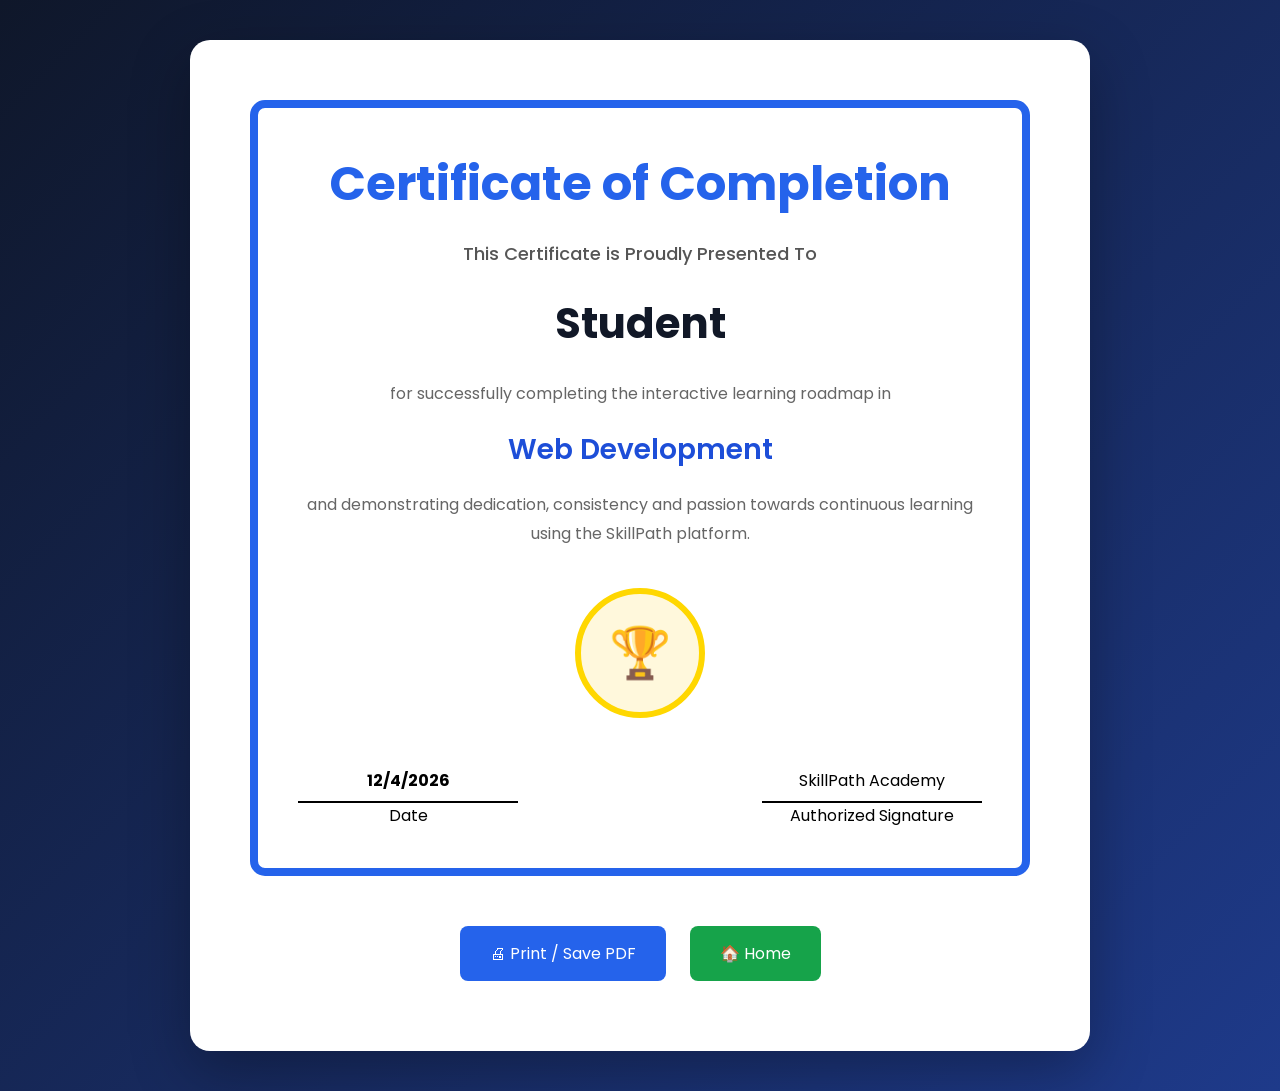
<file: certificate.html>
<!DOCTYPE html>
<html lang="en">

<head>

    <meta charset="UTF-8">

    <meta name="viewport" content="width=device-width, initial-scale=1.0">

    <title>SkillPath Certificate</title>

    <link href="https://fonts.googleapis.com/css2?family=Poppins:wght@300;400;500;600;700;800&display=swap"
        rel="stylesheet">

    <style>
        * {
            margin: 0;
            padding: 0;
            box-sizing: border-box;
            font-family: 'Poppins', sans-serif;
        }

        body {
            background: linear-gradient(135deg, #0f172a, #1e3a8a);
            min-height: 100vh;
            display: flex;
            justify-content: center;
            align-items: center;
            padding: 40px;
        }

        .certificate {
            width: 900px;
            max-width: 100%;
            background: white;
            border-radius: 20px;
            padding: 60px;
            text-align: center;
            position: relative;
            box-shadow: 0 20px 60px rgba(0, 0, 0, .3);
        }

        .border {
            border: 8px solid #2563eb;
            border-radius: 15px;
            padding: 40px;
        }

        h1 {
            font-size: 48px;
            color: #2563eb;
        }

        h2 {
            margin-top: 20px;
            font-size: 18px;
            font-weight: 500;
            color: #555;
        }

        .name {
            font-size: 42px;
            font-weight: 700;
            color: #111827;
            margin: 25px 0;
        }

        .course {
            font-size: 28px;
            color: #1d4ed8;
            font-weight: 600;
            margin: 20px 0;
        }

        .desc {
            color: #666;
            margin-top: 15px;
            line-height: 1.8;
        }

        .seal {
            width: 130px;
            height: 130px;
            border-radius: 50%;
            border: 6px solid gold;
            margin: 40px auto;
            display: flex;
            justify-content: center;
            align-items: center;
            font-size: 50px;
            background: #fff8dc;
        }

        .bottom {
            display: flex;
            justify-content: space-between;
            margin-top: 50px;
            text-align: center;
        }

        .sign {
            width: 220px;
        }

        .line {
            border-top: 2px solid black;
            margin-top: 8px;
        }

        .btns {
            margin-top: 40px;
        }

        button {

            padding: 15px 30px;
            border: none;
            border-radius: 8px;
            cursor: pointer;
            margin: 10px;
            color: white;
            font-size: 16px;
        }

        .print {
            background: #2563eb;
        }

        .home {
            background: #16a34a;
        }

        @media print {

            body {
                background: white;
            }

            .btns {
                display: none;
            }

        }
    </style>

</head>

<body>

    <div class="certificate">

        <div class="border">

            <h1>Certificate of Completion</h1>

            <h2>This Certificate is Proudly Presented To</h2>

            <div class="name" id="studentName">
                Student
            </div>

            <p class="desc">

                for successfully completing the interactive learning roadmap in

            </p>

            <div class="course" id="courseName">

                Web Development

            </div>

            <p class="desc">

                and demonstrating dedication, consistency and passion towards
                continuous learning using the SkillPath platform.

            </p>

            <div class="seal">

                🏆

            </div>

            <div class="bottom">

                <div class="sign">

                    <strong id="date"></strong>

                    <div class="line"></div>

                    Date

                </div>

                <div class="sign">

                    SkillPath Academy

                    <div class="line"></div>

                    Authorized Signature

                </div>

            </div>

        </div>

        <div class="btns">

            <button class="print" onclick="window.print()">

                🖨 Print / Save PDF

            </button>

            <button class="home" onclick="window.location='index.html'">

                🏠 Home

            </button>

        </div>

    </div>

<script>

let name = localStorage.getItem("studentName");

if(name==null || name=="")
{
    name="Student";
}

document.getElementById("studentName").innerHTML=name;

let career=localStorage.getItem("career");

if(career==null)
{
    career="Web Development";
}

document.getElementById("courseName").innerHTML=career;

const today=new Date();

document.getElementById("date").innerHTML=today.toLocaleDateString();

</script>

</body>

</html>
</file>
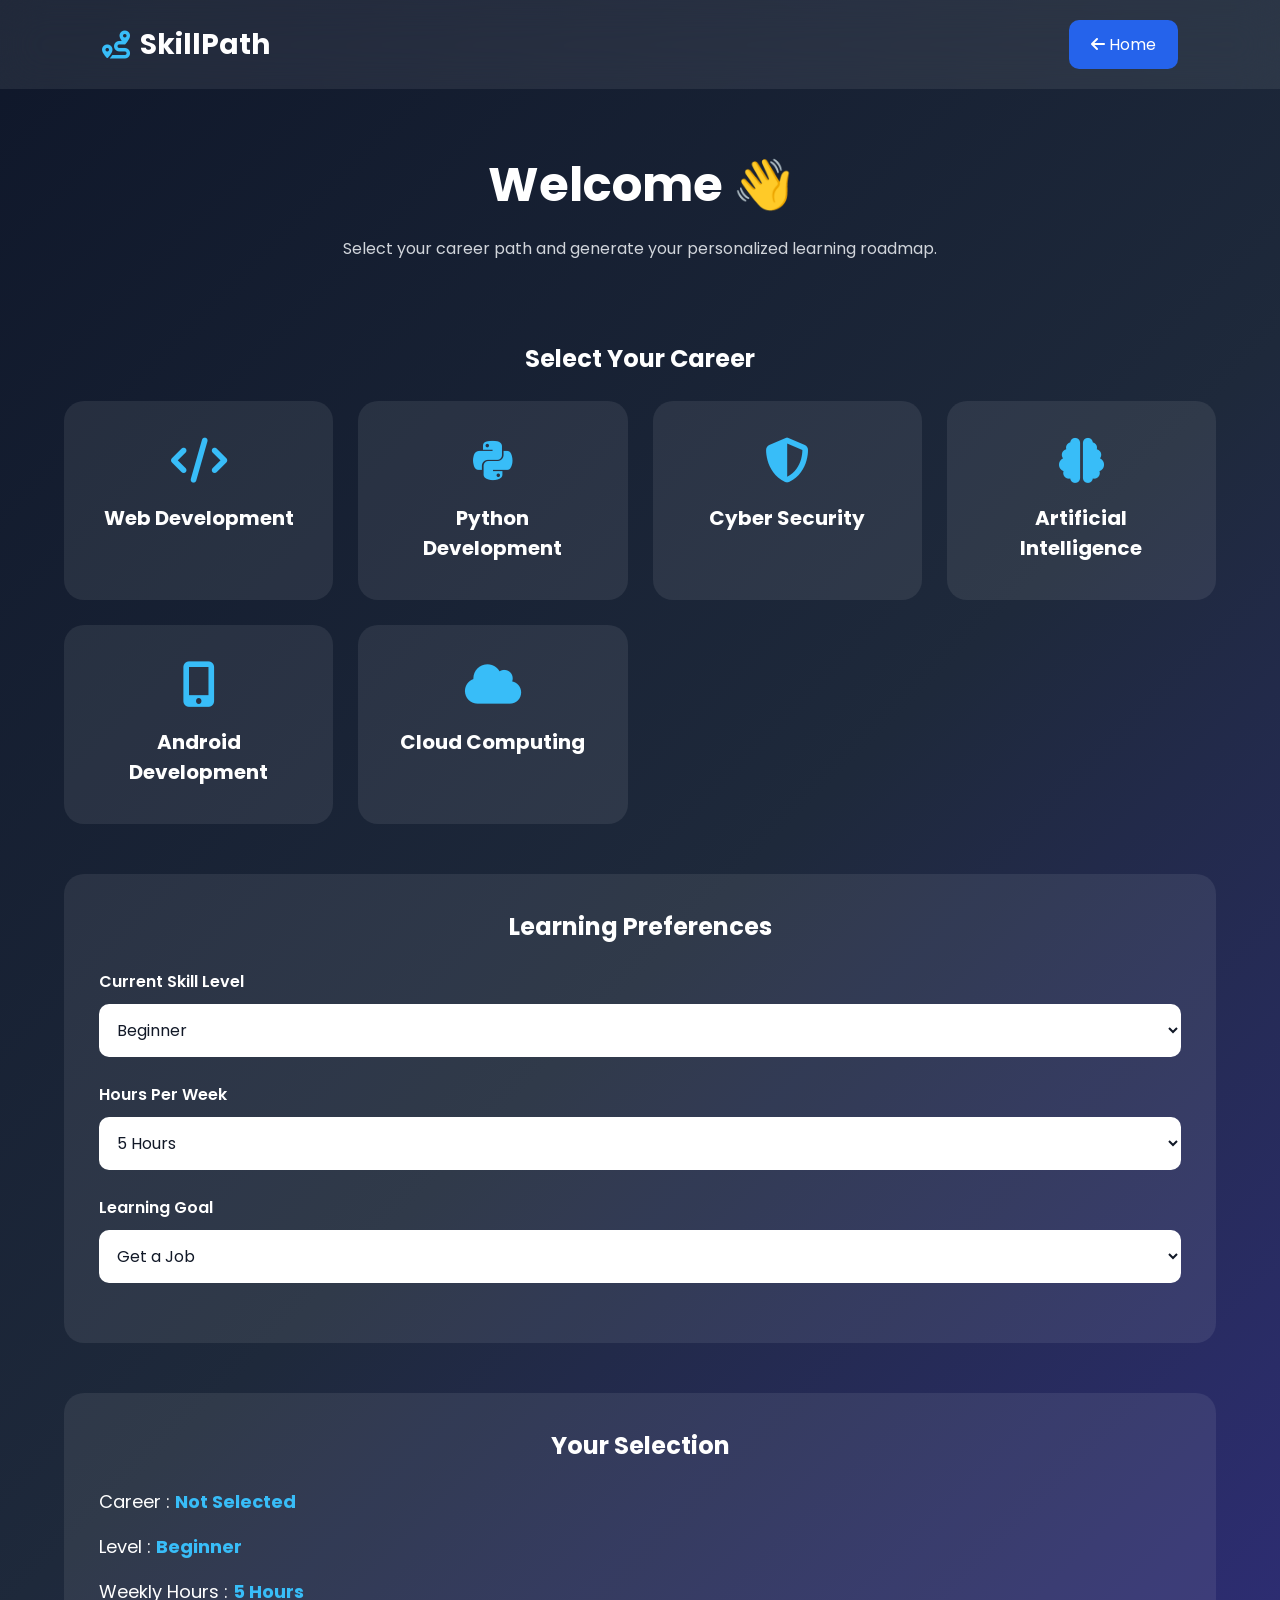
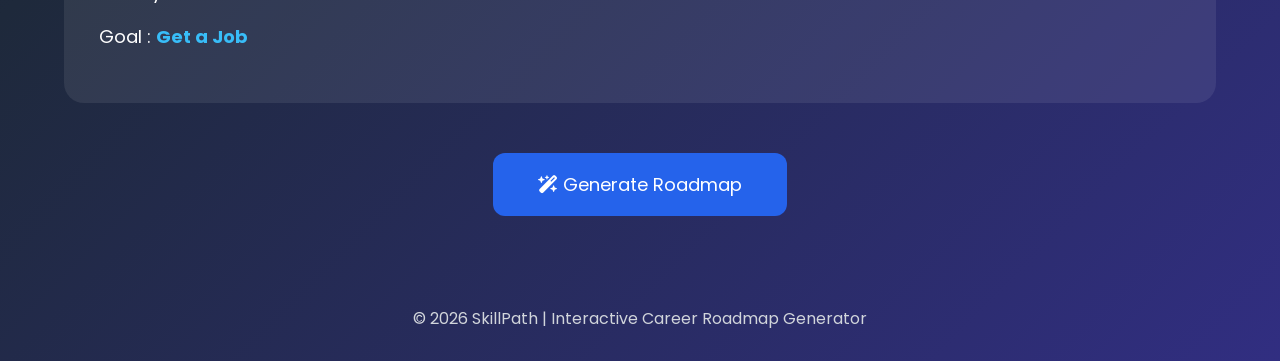
<file: dashboard.html>
<!DOCTYPE html>
<html lang="en">

<head>

    <meta charset="UTF-8">
    <meta name="viewport" content="width=device-width, initial-scale=1.0">

    <title>Dashboard | SkillPath</title>

    <!-- Google Font -->
    <link href="https://fonts.googleapis.com/css2?family=Poppins:wght@300;400;500;600;700&display=swap"
        rel="stylesheet">

    <!-- Font Awesome -->
    <link rel="stylesheet"
        href="https://cdnjs.cloudflare.com/ajax/libs/font-awesome/6.7.1/css/all.min.css">

    <link rel="stylesheet" href="css/dashboard.css">

</head>

<body>

    <!-- Navigation -->

    <nav class="navbar">

        <div class="logo">
            <i class="fa-solid fa-route"></i>
            <span>SkillPath</span>
        </div>

        <a href="index.html" class="back-btn">
            <i class="fa-solid fa-arrow-left"></i> Home
        </a>

    </nav>

    <!-- Header -->

    <section class="header">

        <h1>Welcome 👋</h1>

        <p>
            Select your career path and generate your personalized learning roadmap.
        </p>

    </section>

    <!-- Career Selection -->

    <section class="career-section">

        <h2>Select Your Career</h2>

        <div class="career-grid">

            <div class="career-card" data-career="Web Development">
                <i class="fa-solid fa-code"></i>
                <h3>Web Development</h3>
            </div>

            <div class="career-card" data-career="Python Development">
                <i class="fa-brands fa-python"></i>
                <h3>Python Development</h3>
            </div>

            <div class="career-card" data-career="Cyber Security">
                <i class="fa-solid fa-shield-halved"></i>
                <h3>Cyber Security</h3>
            </div>

            <div class="career-card" data-career="Artificial Intelligence">
                <i class="fa-solid fa-brain"></i>
                <h3>Artificial Intelligence</h3>
            </div>

            <div class="career-card" data-career="Android Development">
                <i class="fa-solid fa-mobile-screen-button"></i>
                <h3>Android Development</h3>
            </div>

            <div class="career-card" data-career="Cloud Computing">
                <i class="fa-solid fa-cloud"></i>
                <h3>Cloud Computing</h3>
            </div>

        </div>

    </section>

    <!-- Preferences -->

    <section class="preferences">

        <h2>Learning Preferences</h2>

        <div class="form-group">

            <label>Current Skill Level</label>

            <select id="level">

                <option>Beginner</option>

                <option>Intermediate</option>

                <option>Advanced</option>

            </select>

        </div>

        <div class="form-group">

            <label>Hours Per Week</label>

            <select id="hours">

                <option>5 Hours</option>

                <option>10 Hours</option>

                <option>15 Hours</option>

                <option>20+ Hours</option>

            </select>

        </div>

        <div class="form-group">

            <label>Learning Goal</label>

            <select id="goal">

                <option>Get a Job</option>

                <option>Freelancing</option>

                <option>College Project</option>

                <option>Personal Learning</option>

            </select>

        </div>

    </section>

    <!-- Selected Career -->

    <section class="summary">

        <div class="summary-card">

            <h2>Your Selection</h2>

            <p>
                Career :
                <span id="selectedCareer">
                    Not Selected
                </span>
            </p>

            <p>
                Level :
                <span id="selectedLevel">
                    Beginner
                </span>
            </p>

            <p>
                Weekly Hours :
                <span id="selectedHours">
                    5 Hours
                </span>
            </p>

            <p>
                Goal :
                <span id="selectedGoal">
                    Get a Job
                </span>
            </p>

        </div>

    </section>

    <!-- Generate Button -->

    <section class="generate">

        <button id="generateBtn">

            <i class="fa-solid fa-wand-magic-sparkles"></i>

            Generate Roadmap

        </button>

    </section>

    <!-- Footer -->

    <footer>

        <p>

            © 2026 SkillPath | Interactive Career Roadmap Generator

        </p>

    </footer>

    <script>

        let selectedCareer = "";

        const cards = document.querySelectorAll(".career-card");

        const careerText = document.getElementById("selectedCareer");

        cards.forEach(card => {

            card.addEventListener("click", () => {

                cards.forEach(c => c.classList.remove("active"));

                card.classList.add("active");

                selectedCareer = card.dataset.career;

                careerText.innerText = selectedCareer;

            });

        });

        document.getElementById("level").addEventListener("change", function () {

            document.getElementById("selectedLevel").innerText = this.value;

        });

        document.getElementById("hours").addEventListener("change", function () {

            document.getElementById("selectedHours").innerText = this.value;

        });

        document.getElementById("goal").addEventListener("change", function () {

            document.getElementById("selectedGoal").innerText = this.value;

        });

        document.getElementById("generateBtn").addEventListener("click", () => {

            if (selectedCareer === "") {

                alert("Please select a career.");

                return;

            }

            localStorage.setItem("career", selectedCareer);

            localStorage.setItem("level", document.getElementById("level").value);

            localStorage.setItem("hours", document.getElementById("hours").value);

            localStorage.setItem("goal", document.getElementById("goal").value);

            window.location.href = "roadmap.html";

        });

    </script>

</body>

</html>
</file>
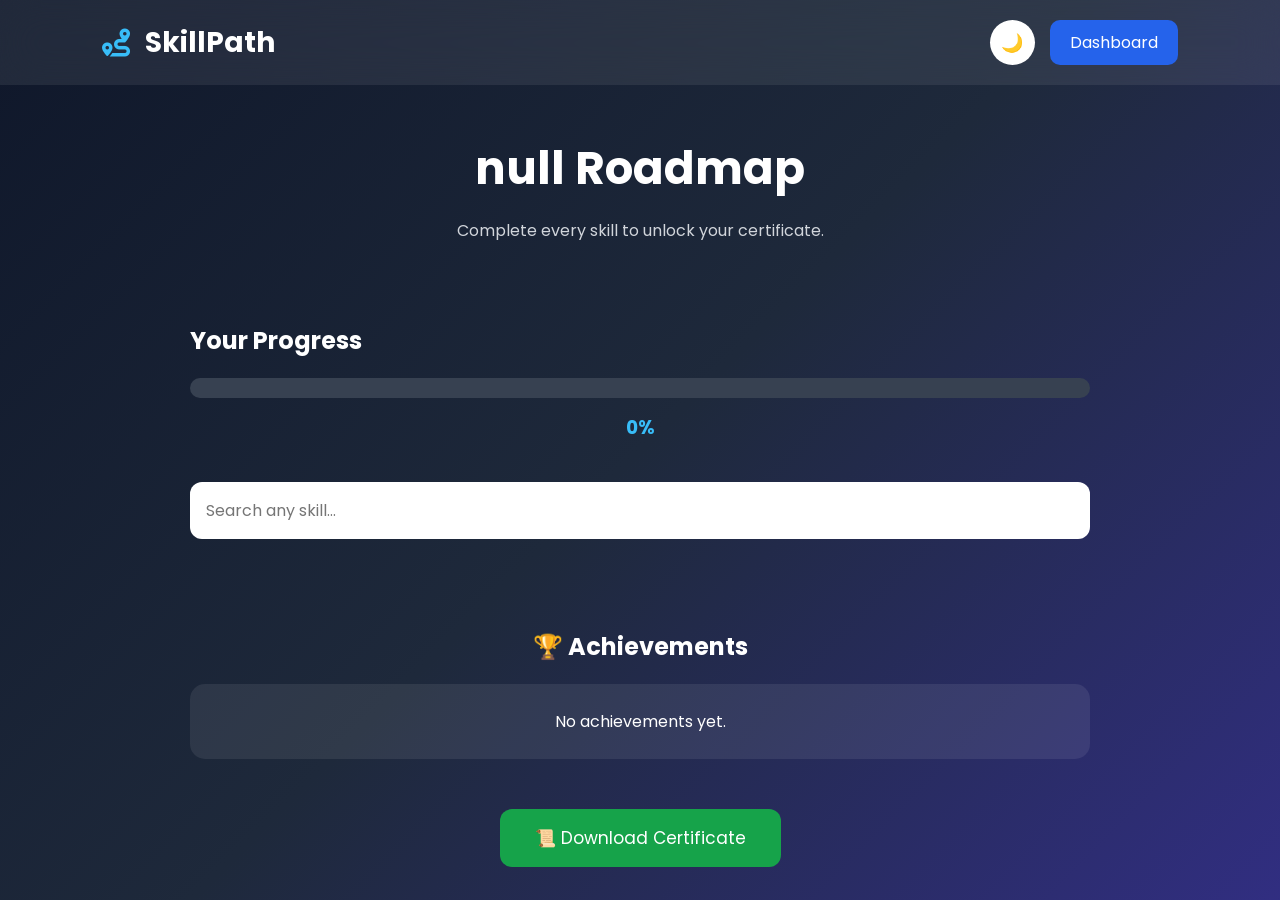
<file: roadmap.html>
<!DOCTYPE html>
<html lang="en">

<head>

    <meta charset="UTF-8">
    <meta name="viewport" content="width=device-width, initial-scale=1.0">

    <title>SkillPath | Roadmap</title>

    <link href="https://fonts.googleapis.com/css2?family=Poppins:wght@300;400;500;600;700&display=swap"
        rel="stylesheet">

    <link rel="stylesheet"
        href="https://cdnjs.cloudflare.com/ajax/libs/font-awesome/6.7.1/css/all.min.css">

    <link rel="stylesheet" href="css/roadmap.css">

</head>

<body>

    <!-- Navbar -->

    <nav class="navbar">

        <div class="logo">
            <i class="fa-solid fa-route"></i>
            SkillPath
        </div>

        <div>

            <button id="darkBtn">
                🌙
            </button>

            <a href="dashboard.html" class="back">
                Dashboard
            </a>

        </div>

    </nav>



    <!-- Header -->

    <header class="header">

        <h1 id="careerTitle">

            Loading...

        </h1>

        <p>

            Complete every skill to unlock your certificate.

        </p>

    </header>



    <!-- Progress -->

    <section class="progressSection">

        <h2>Your Progress</h2>

        <div class="progressBar">

            <div id="progressFill"></div>

        </div>

        <h3 id="progressText">

            0%

        </h3>

    </section>



    <!-- Search -->

    <section class="searchBox">

        <input
            type="text"
            id="search"
            placeholder="Search any skill...">

    </section>



    <!-- Roadmap -->

    <section>

        <div id="roadmapContainer">

        </div>

    </section>



    <!-- Achievement -->

    <section class="achievement">

        <h2>

            🏆 Achievements

        </h2>

        <div id="badges">

            No achievements yet.

        </div>

    </section>



    <!-- Certificate -->

    <section class="certificate">

        <button id="certificateBtn">

            📜 Download Certificate

        </button>

    </section>



    <!-- Skill Popup -->

    <div id="popup" class="popup">

        <div class="popup-content">

            <span id="closePopup">

                &times;

            </span>

            <h2 id="popupTitle"></h2>

            <p id="popupDescription"></p>

            <h4>

                Mini Project

            </h4>

            <p id="popupProject"></p>

            <h4>

                Learning Time

            </h4>

            <p id="popupTime"></p>

        </div>

    </div>



<script>

const roadmaps = {

"Web Development":[

{
name:"HTML",
description:"Structure of every website.",
project:"Build Resume Website",
time:"2 Days"
},

{
name:"CSS",
description:"Design beautiful websites.",
project:"Netflix Landing Page",
time:"3 Days"
},

{
name:"JavaScript",
description:"Add interactivity.",
project:"Calculator",
time:"7 Days"
},

{
name:"React",
description:"Frontend Library",
project:"Todo App",
time:"10 Days"
},

{
name:"Node.js",
description:"Backend JavaScript",
project:"REST API",
time:"8 Days"
}

],



"Python Development":[

{
name:"Python Basics",
description:"Learn syntax and variables.",
project:"Number Guess Game",
time:"5 Days"
},

{
name:"Functions",
description:"Create reusable code.",
project:"Calculator",
time:"3 Days"
},

{
name:"OOP",
description:"Classes and Objects.",
project:"Library Management",
time:"7 Days"
},

{
name:"Flask",
description:"Web framework.",
project:"Blog Website",
time:"7 Days"
}

],



"Cyber Security":[

{
name:"Networking",
description:"Computer Networks",
project:"Packet Analyzer",
time:"5 Days"
},

{
name:"Linux",
description:"Linux Commands",
project:"Linux Practice",
time:"5 Days"
},

{
name:"OWASP",
description:"Top Security Risks",
project:"Secure Login",
time:"7 Days"
},

{
name:"Burp Suite",
description:"Pen Testing",
project:"Vulnerability Scan",
time:"5 Days"
}

]

};



const career = localStorage.getItem("career");

document.getElementById("careerTitle").innerHTML=career+" Roadmap";

const container=document.getElementById("roadmapContainer");

const skills=roadmaps[career];

let completed=0;



skills.forEach((skill,index)=>{

const card=document.createElement("div");

card.className="skillCard";



card.innerHTML=`

<input type="checkbox" class="check">

<h2>${skill.name}</h2>

<p>${skill.description}</p>

<button>View Details</button>

`;



container.appendChild(card);



const btn=card.querySelector("button");



btn.onclick=function(){

document.getElementById("popup").style.display="flex";

document.getElementById("popupTitle").innerHTML=skill.name;

document.getElementById("popupDescription").innerHTML=skill.description;

document.getElementById("popupProject").innerHTML=skill.project;

document.getElementById("popupTime").innerHTML=skill.time;

}



card.querySelector(".check").onchange=function(){

completed=this.checked?completed+1:completed-1;

let percent=Math.floor((completed/skills.length)*100);

document.getElementById("progressFill").style.width=percent+"%";

document.getElementById("progressText").innerHTML=percent+"%";



if(percent>=25){

document.getElementById("badges").innerHTML="🥉 Beginner";

}

if(percent>=50){

document.getElementById("badges").innerHTML="🥈 Explorer";

}

if(percent>=100){

document.getElementById("badges").innerHTML="🥇 Skill Master 🎉";

}

}



});



document.getElementById("closePopup").onclick=function(){

document.getElementById("popup").style.display="none";

}



document.getElementById("search").addEventListener("keyup",function(){

let value=this.value.toLowerCase();

let cards=document.querySelectorAll(".skillCard");

cards.forEach(card=>{

let text=card.innerText.toLowerCase();

card.style.display=text.includes(value)?"block":"none";

});

});



document.getElementById("certificateBtn").onclick=function(){

if(completed!=skills.length){

alert("Complete every skill first.");

return;

}

window.location.href="certificate.html";

}



document.getElementById("darkBtn").onclick=function(){

document.body.classList.toggle("dark");

}

</script>

</body>

</html>
</file>
<file: css/dashboard.css>
/* ===============================
   Global Styles
================================== */

*{
    margin:0;
    padding:0;
    box-sizing:border-box;
    font-family:'Poppins',sans-serif;
}

body{

    background:linear-gradient(135deg,#0f172a,#1e293b,#312e81);

    color:white;

    min-height:100vh;

}

/* ===============================
        Navbar
================================== */

.navbar{

    width:100%;

    display:flex;

    justify-content:space-between;

    align-items:center;

    padding:20px 8%;

    background:rgba(255,255,255,.08);

    backdrop-filter:blur(20px);

    position:sticky;

    top:0;

    z-index:999;

}

.logo{

    display:flex;

    align-items:center;

    gap:10px;

    font-size:28px;

    font-weight:700;

}

.logo i{

    color:#38bdf8;

}

.back-btn{

    text-decoration:none;

    color:white;

    background:#2563eb;

    padding:12px 22px;

    border-radius:10px;

    transition:.3s;

}

.back-btn:hover{

    background:#1d4ed8;

}

/* ===============================
        Header
================================== */

.header{

    text-align:center;

    padding:60px 20px 30px;

}

.header h1{

    font-size:48px;

}

.header p{

    margin-top:15px;

    color:#d1d5db;

}

/* ===============================
        Section
================================== */

section{

    width:90%;

    max-width:1200px;

    margin:auto;

    margin-bottom:50px;

}

section h2{

    margin-bottom:25px;

    text-align:center;

}

/* ===============================
        Career Cards
================================== */

.career-grid{

    display:grid;

    grid-template-columns:repeat(auto-fit,minmax(250px,1fr));

    gap:25px;

}

.career-card{

    background:rgba(255,255,255,.08);

    border-radius:20px;

    padding:35px;

    text-align:center;

    cursor:pointer;

    transition:.3s;

    border:2px solid transparent;

}

.career-card:hover{

    transform:translateY(-8px);

    background:#2563eb;

}

.career-card.active{

    background:#2563eb;

    border:2px solid #38bdf8;

    transform:scale(1.05);

}

.career-card i{

    font-size:45px;

    margin-bottom:20px;

    color:#38bdf8;

}

.career-card h3{

    font-size:20px;

}

/* ===============================
      Preferences
================================== */

.preferences{

    background:rgba(255,255,255,.08);

    padding:35px;

    border-radius:20px;

}

.form-group{

    display:flex;

    flex-direction:column;

    margin-bottom:25px;

}

label{

    margin-bottom:10px;

    font-weight:600;

}

select{

    padding:14px;

    border:none;

    border-radius:10px;

    font-size:16px;

    background:white;

    color:#111827;

    outline:none;

}

/* ===============================
      Summary
================================== */

.summary-card{

    background:rgba(255,255,255,.08);

    border-radius:20px;

    padding:35px;

}

.summary-card p{

    margin:18px 0;

    font-size:18px;

}

.summary-card span{

    color:#38bdf8;

    font-weight:700;

}

/* ===============================
      Button
================================== */

.generate{

    display:flex;

    justify-content:center;

    margin-bottom:60px;

}

#generateBtn{

    padding:18px 45px;

    font-size:18px;

    border:none;

    border-radius:12px;

    background:#2563eb;

    color:white;

    cursor:pointer;

    transition:.3s;

}

#generateBtn:hover{

    background:#1d4ed8;

    transform:translateY(-5px);

}

/* ===============================
      Footer
================================== */

footer{

    text-align:center;

    padding:30px;

    color:#d1d5db;

}

/* ===============================
      Responsive
================================== */

@media(max-width:768px){

.navbar{

flex-direction:column;

gap:20px;

}

.header h1{

font-size:36px;

}

.preferences{

padding:25px;

}

.summary-card{

padding:25px;

}

}

@media(max-width:500px){

.header h1{

font-size:30px;

}

#generateBtn{

width:100%;

}

.career-card{

padding:25px;

}

}
</file>
<file: css/roadmap.css>
/* ==========================================
   GLOBAL
========================================== */

*{
    margin:0;
    padding:0;
    box-sizing:border-box;
    font-family:'Poppins',sans-serif;
}

body{

    background:linear-gradient(135deg,#0f172a,#1e293b,#312e81);

    color:white;

    min-height:100vh;

    transition:.3s;

}

body.dark{

    background:#050816;

}

/* ==========================================
   NAVBAR
========================================== */

.navbar{

    display:flex;

    justify-content:space-between;

    align-items:center;

    padding:20px 8%;

    background:rgba(255,255,255,.08);

    backdrop-filter:blur(20px);

    position:sticky;

    top:0;

    z-index:999;

}

.logo{

    font-size:28px;

    font-weight:700;

}

.logo i{

    color:#38bdf8;

}

.navbar div{

    display:flex;

    align-items:center;

    gap:15px;

}

.back{

    text-decoration:none;

    color:white;

    background:#2563eb;

    padding:10px 20px;

    border-radius:10px;

    transition:.3s;

}

.back:hover{

    background:#1d4ed8;

}

#darkBtn{

    width:45px;

    height:45px;

    border:none;

    border-radius:50%;

    cursor:pointer;

    font-size:18px;

    background:white;

}

/* ==========================================
   HEADER
========================================== */

.header{

    text-align:center;

    padding:50px 20px;

}

.header h1{

    font-size:45px;

}

.header p{

    color:#d1d5db;

    margin-top:15px;

}

/* ==========================================
   PROGRESS
========================================== */

.progressSection{

    width:90%;

    max-width:900px;

    margin:30px auto;

}

.progressBar{

    width:100%;

    height:20px;

    background:#374151;

    border-radius:20px;

    overflow:hidden;

    margin-top:20px;

}

#progressFill{

    width:0%;

    height:100%;

    background:linear-gradient(90deg,#22c55e,#38bdf8);

    transition:.5s;

}

#progressText{

    text-align:center;

    margin-top:15px;

    color:#38bdf8;

}

/* ==========================================
   SEARCH
========================================== */

.searchBox{

    width:90%;

    max-width:900px;

    margin:40px auto;

}

#search{

    width:100%;

    padding:16px;

    border:none;

    border-radius:12px;

    outline:none;

    font-size:16px;

}

/* ==========================================
   ROADMAP
========================================== */

#roadmapContainer{

    width:90%;

    max-width:1200px;

    margin:40px auto;

    display:grid;

    grid-template-columns:repeat(auto-fit,minmax(280px,1fr));

    gap:25px;

}

.skillCard{

    background:rgba(255,255,255,.08);

    border-radius:20px;

    padding:25px;

    transition:.3s;

    border:1px solid rgba(255,255,255,.1);

}

.skillCard:hover{

    transform:translateY(-8px);

    box-shadow:0 12px 25px rgba(0,0,0,.25);

}

.skillCard input{

    transform:scale(1.4);

    margin-bottom:18px;

}

.skillCard h2{

    margin-bottom:10px;

}

.skillCard p{

    color:#d1d5db;

    margin-bottom:20px;

    min-height:50px;

}

.skillCard button{

    width:100%;

    padding:12px;

    border:none;

    border-radius:10px;

    cursor:pointer;

    background:#2563eb;

    color:white;

    transition:.3s;

}

.skillCard button:hover{

    background:#1d4ed8;

}

/* ==========================================
   ACHIEVEMENTS
========================================== */

.achievement{

    width:90%;

    max-width:900px;

    margin:50px auto;

    text-align:center;

}

.achievement h2{

    margin-bottom:20px;

}

#badges{

    padding:25px;

    border-radius:15px;

    background:rgba(255,255,255,.08);

}

/* ==========================================
   CERTIFICATE
========================================== */

.certificate{

    text-align:center;

    margin:50px;

}

#certificateBtn{

    padding:16px 35px;

    border:none;

    border-radius:12px;

    background:#16a34a;

    color:white;

    cursor:pointer;

    font-size:17px;

    transition:.3s;

}

#certificateBtn:hover{

    background:#15803d;

}

/* ==========================================
   POPUP
========================================== */

.popup{

    display:none;

    position:fixed;

    top:0;

    left:0;

    width:100%;

    height:100%;

    background:rgba(0,0,0,.65);

    justify-content:center;

    align-items:center;

    z-index:1000;

}

.popup-content{

    width:90%;

    max-width:600px;

    background:white;

    color:#111827;

    border-radius:20px;

    padding:35px;

    position:relative;

    animation:popup .3s ease;

}

@keyframes popup{

    from{

        transform:scale(.8);

        opacity:0;

    }

    to{

        transform:scale(1);

        opacity:1;

    }

}

#closePopup{

    position:absolute;

    right:20px;

    top:15px;

    font-size:30px;

    cursor:pointer;

}

.popup h2{

    color:#2563eb;

    margin-bottom:20px;

}

.popup h4{

    margin-top:20px;

    color:#2563eb;

}

/* ==========================================
   RESPONSIVE
========================================== */

@media(max-width:768px){

    .navbar{

        flex-direction:column;

        gap:20px;

    }

    .header h1{

        font-size:35px;

    }

    #roadmapContainer{

        grid-template-columns:1fr;

    }

}

@media(max-width:500px){

    .header h1{

        font-size:28px;

    }

    #certificateBtn{

        width:100%;

    }

}
</file>
